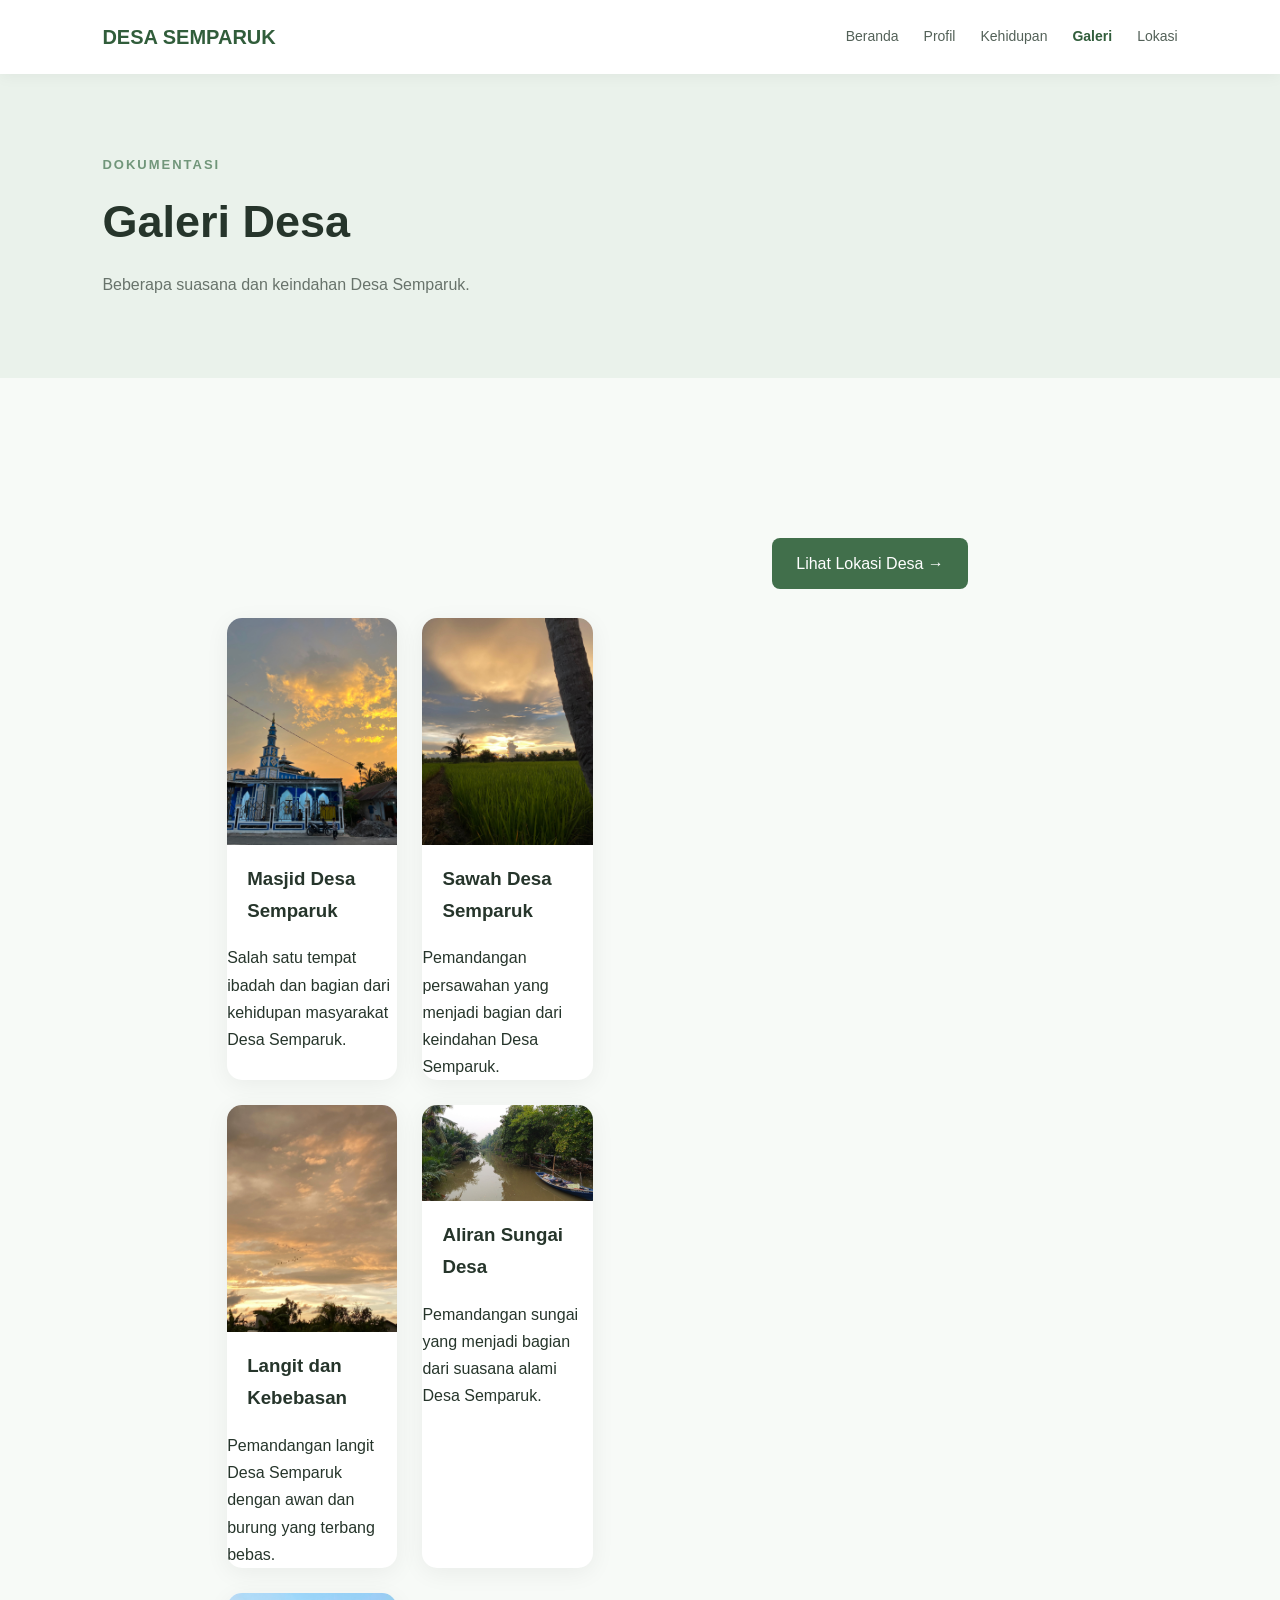
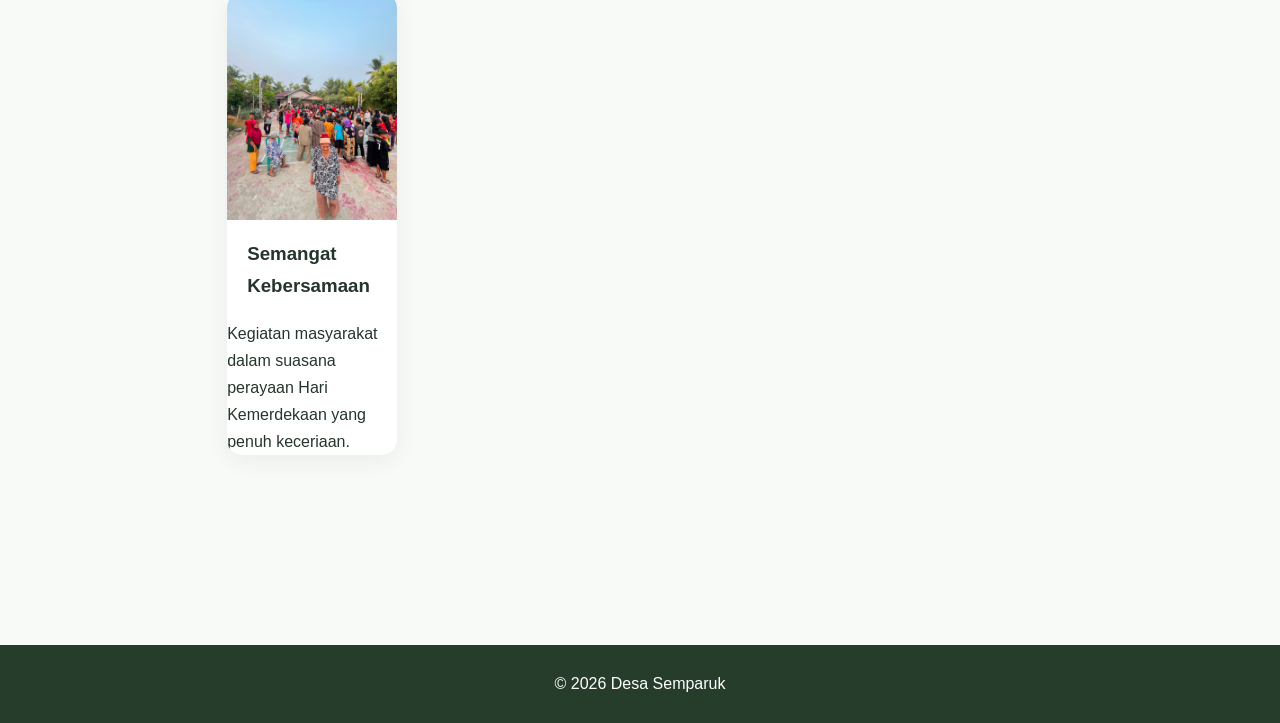
<file: galeri.html>
<!DOCTYPE html>
<html lang="id">
<head>
    <meta charset="UTF-8">
    <meta name="viewport" content="width=device-width, initial-scale=1.0">
    <title>Galeri Desa Semparuk</title>
    <link rel="stylesheet" href="style.css">
</head>
<body>

<header>
    <div class="logo">DESA SEMPARUK</div>

    <nav>
        <a href="index.html">Beranda</a>
        <a href="profil.html">Profil</a>
        <a href="kehidupan.html">Kehidupan</a>
        <a href="galeri.html" class="active">Galeri</a>
        <a href="lokasi.html">Lokasi</a>
    </nav>
</header>

<section class="page-title">
    <p class="small-title">DOKUMENTASI</p>
    <h1>Galeri Desa</h1>
    <p>Beberapa suasana dan keindahan Desa Semparuk.</p>
</section>

<section class="gallery">
<section class="gallery">

    <!-- FOTO MASJID -->
    <div class="gallery-item">
        <img src="IMG-20260828-WA0133.jpg"
             alt="Masjid Desa Semparuk"
             style="width:100%; height:auto; object-fit:contain;">

        <h3>Masjid Desa Semparuk</h3>
        <p>Salah satu tempat ibadah dan bagian dari kehidupan masyarakat Desa Semparuk.</p>
    </div>

    <!-- FOTO SAWAH -->
    <div class="gallery-item">
        <img src="IMG-20260828-WA0060.jpg"
             alt="Sawah Desa Semparuk"
             style="width:100%; height:auto; object-fit:contain;">

        <h3>Sawah Desa Semparuk</h3>
        <p>Pemandangan persawahan yang menjadi bagian dari keindahan Desa Semparuk.</p>
    </div>

    <!-- FOTO AWAN -->
    <div class="gallery-item">
        <img src="IMG-20260828-WA0080.jpg"
             alt="Langit dan Kebebasan"
             style="width:100%; height:auto; object-fit:contain;">

        <h3>Langit dan Kebebasan</h3>
        <p>Pemandangan langit Desa Semparuk dengan awan dan burung yang terbang bebas.</p>
    </div>

    <!-- FOTO SUNGAI -->
    <div class="gallery-item">
        <img src="IMG_20260828_170018_109.jpg"
             alt="Aliran Sungai Desa"
             style="width:100%; height:auto; object-fit:contain;">

        <h3>Aliran Sungai Desa</h3>
        <p>Pemandangan sungai yang menjadi bagian dari suasana alami Desa Semparuk.</p>
    </div>

    <!-- FOTO MASYARAKAT -->
    <div class="gallery-item">
        <img src="IMG-20260828-WA0137.jpg"
             alt="Semangat Kebersamaan"
             style="width:100%; height:auto; object-fit:contain;">

        <h3>Semangat Kebersamaan</h3>
        <p>Kegiatan masyarakat dalam suasana perayaan Hari Kemerdekaan yang penuh keceriaan.</p>
    </div>

</section>
    <div class="next-page">
    <a href="lokasi.html" class="button">
        Lihat Lokasi Desa →
    </a>
    </div>
    
</section>

<footer>
    <p>© 2026 Desa Semparuk</p>
</footer>

</body>
</html>
</file>
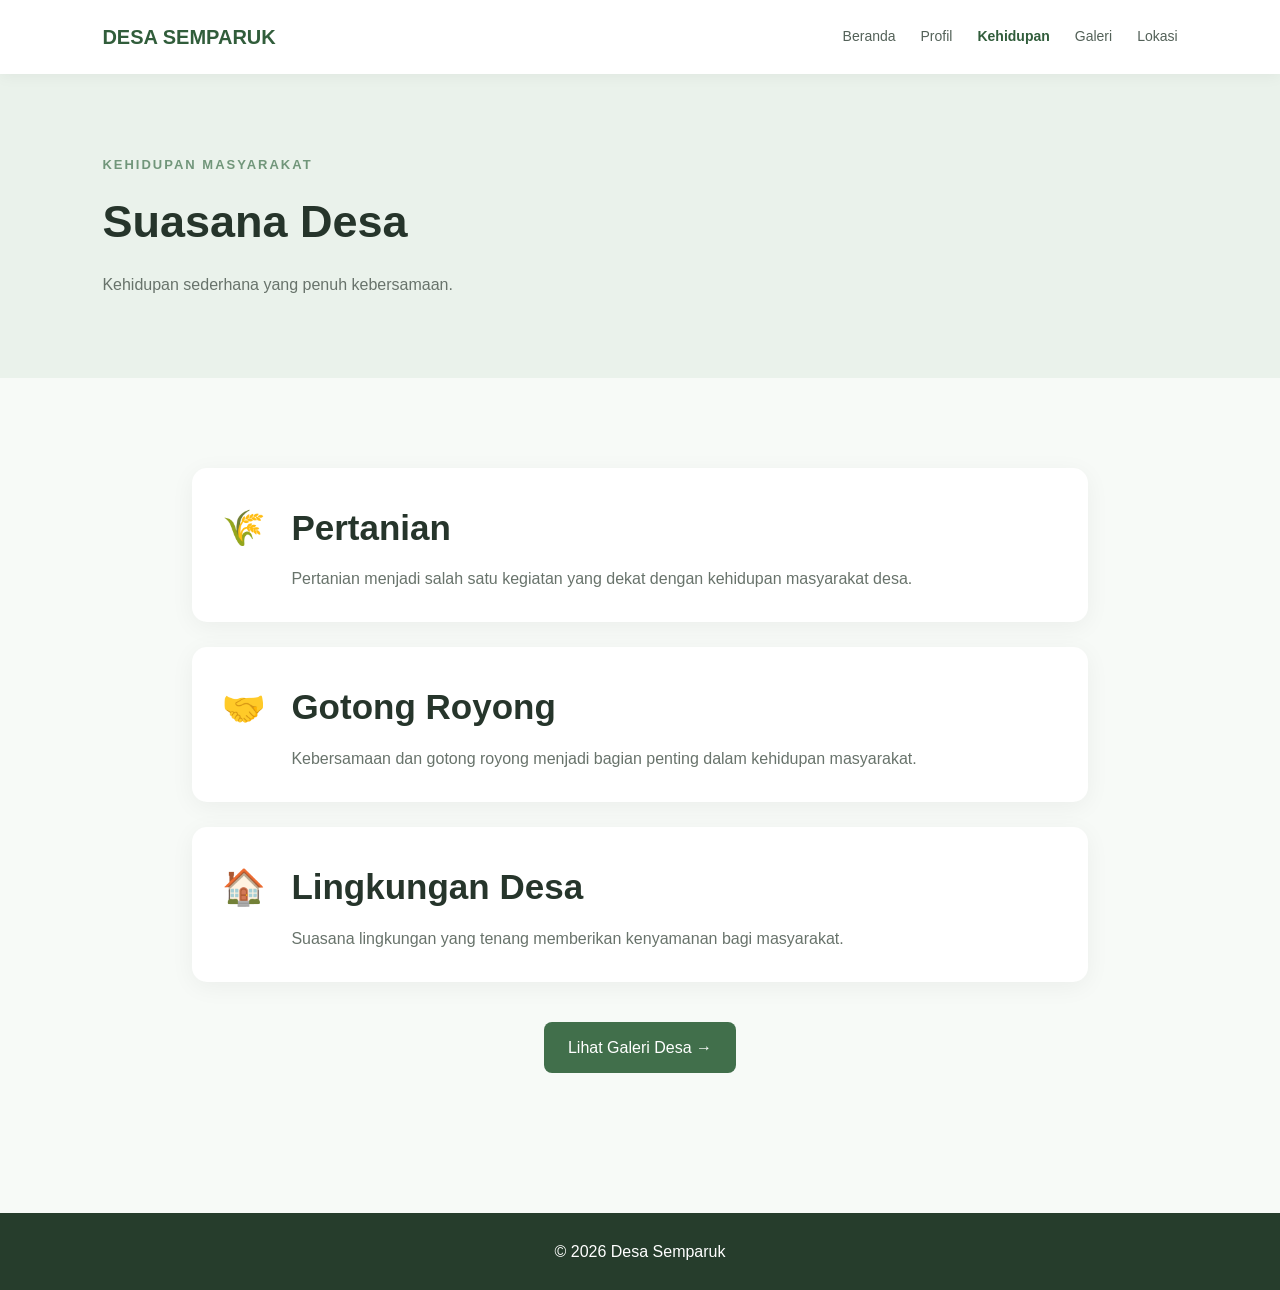
<file: kehidupan.html>
<!DOCTYPE html>
<html lang="id">
<head>
    <meta charset="UTF-8">
    <meta name="viewport" content="width=device-width, initial-scale=1.0">
    <title>Kehidupan Desa Semparuk</title>
    <link rel="stylesheet" href="style.css">
</head>
<body>

<header>
    <div class="logo">DESA SEMPARUK</div>

    <nav>
        <a href="index.html">Beranda</a>
        <a href="profil.html">Profil</a>
        <a href="kehidupan.html" class="active">Kehidupan</a>
        <a href="galeri.html">Galeri</a>
        <a href="lokasi.html">Lokasi</a>
    </nav>
</header>

<section class="page-title">
    <p class="small-title">KEHIDUPAN MASYARAKAT</p>
    <h1>Suasana Desa</h1>
    <p>Kehidupan sederhana yang penuh kebersamaan.</p>
</section>

<section class="section">

    <div class="life-item">
        <span>🌾</span>
        <div>
            <h2>Pertanian</h2>
            <p>
                Pertanian menjadi salah satu kegiatan yang dekat dengan
                kehidupan masyarakat desa.
            </p>
        </div>
    </div>

    <div class="life-item">
        <span>🤝</span>
        <div>
            <h2>Gotong Royong</h2>
            <p>
                Kebersamaan dan gotong royong menjadi bagian penting
                dalam kehidupan masyarakat.
            </p>
        </div>
    </div>

    <div class="life-item">
        <span>🏠</span>
        <div>
            <h2>Lingkungan Desa</h2>
            <p>
                Suasana lingkungan yang tenang memberikan kenyamanan
                bagi masyarakat.
            </p>
        </div>
    </div>


    <div class="next-page">
    <a href="galeri.html" class="button">
        Lihat Galeri Desa →
    </a>
    </div>
    
</section>

<footer>
    <p>© 2026 Desa Semparuk</p>
</footer>

</body>
</html>
</file>
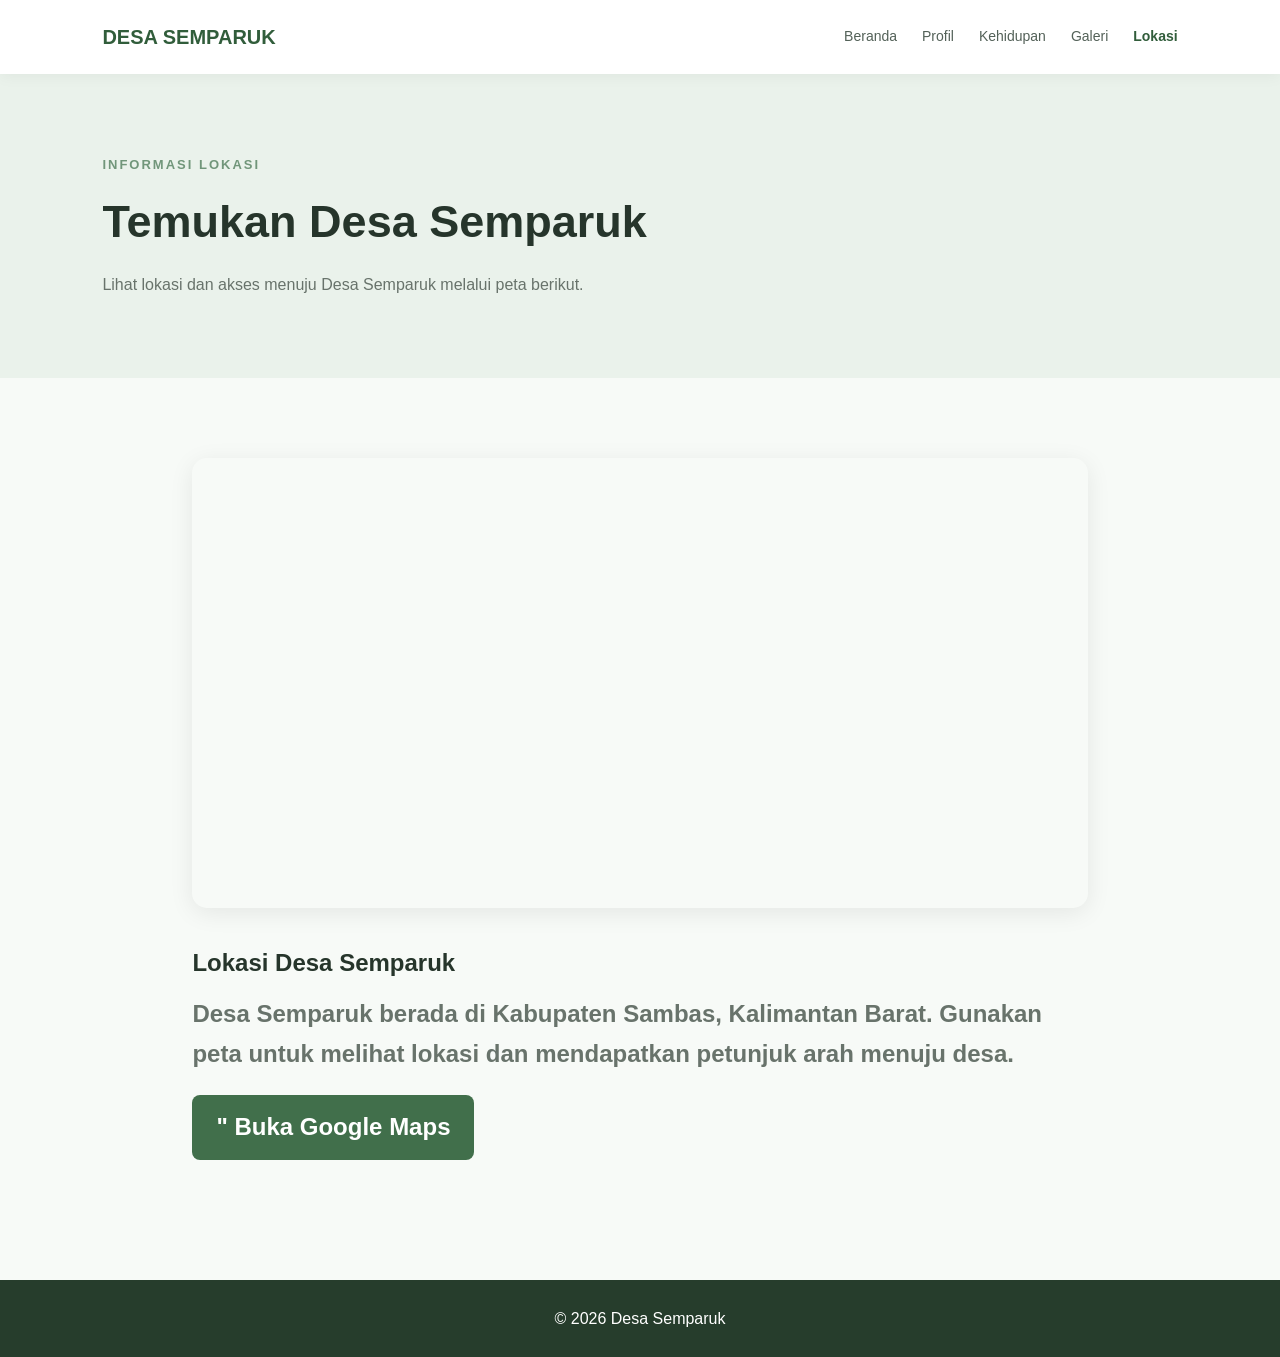
<file: lokasi.html>
<!DOCTYPE html>
<html lang="id">
<head>
    <meta charset="UTF-8">
    <meta name="viewport" content="width=device-width, initial-scale=1.0">
    <title>Lokasi Desa Semparuk</title>
    <link rel="stylesheet" href="style.css">
</head>
<body>

<header>
    <div class="logo">DESA SEMPARUK</div>

    <nav>
        <a href="index.html">Beranda</a>
        <a href="profil.html">Profil</a>
        <a href="kehidupan.html">Kehidupan</a>
        <a href="galeri.html">Galeri</a>
        <a href="lokasi.html" class="active">Lokasi</a>
    </nav>
</header>

<section class="page-title">
    <p class="small-title">INFORMASI LOKASI</p>
    <h1>Temukan Desa Semparuk</h1>
    <p>Lihat lokasi dan akses menuju Desa Semparuk melalui peta berikut.</p>
</section>

<section class="map-section">

    <div class="map-box">
        <iframe
            src="https://www.google.com/maps?q=Desa%20Semparuk%20Sambas%20Kalimantan%20Barat&output=embed"
            loading="lazy">
        </iframe>
    </div>

    <div class="location-text">
        <h2>Lokasi Desa Semparuk<h2>
        <p>
            Desa Semparuk berada di Kabupaten Sambas, Kalimantan Barat.
        Gunakan peta untuk melihat lokasi dan mendapatkan petunjuk arah
        menuju desa.
        </p>

        <a
            href="https://maps.app.goo.gl/bKEbpNQTK91weGcN9?g_st=ac
            target="_blank"
            class="button">
          "  Buka Google Maps
        </a>
    </div>

</section>

<footer>
    <p>© 2026 Desa Semparuk</p>
</footer>

</body>
</html>
</file>
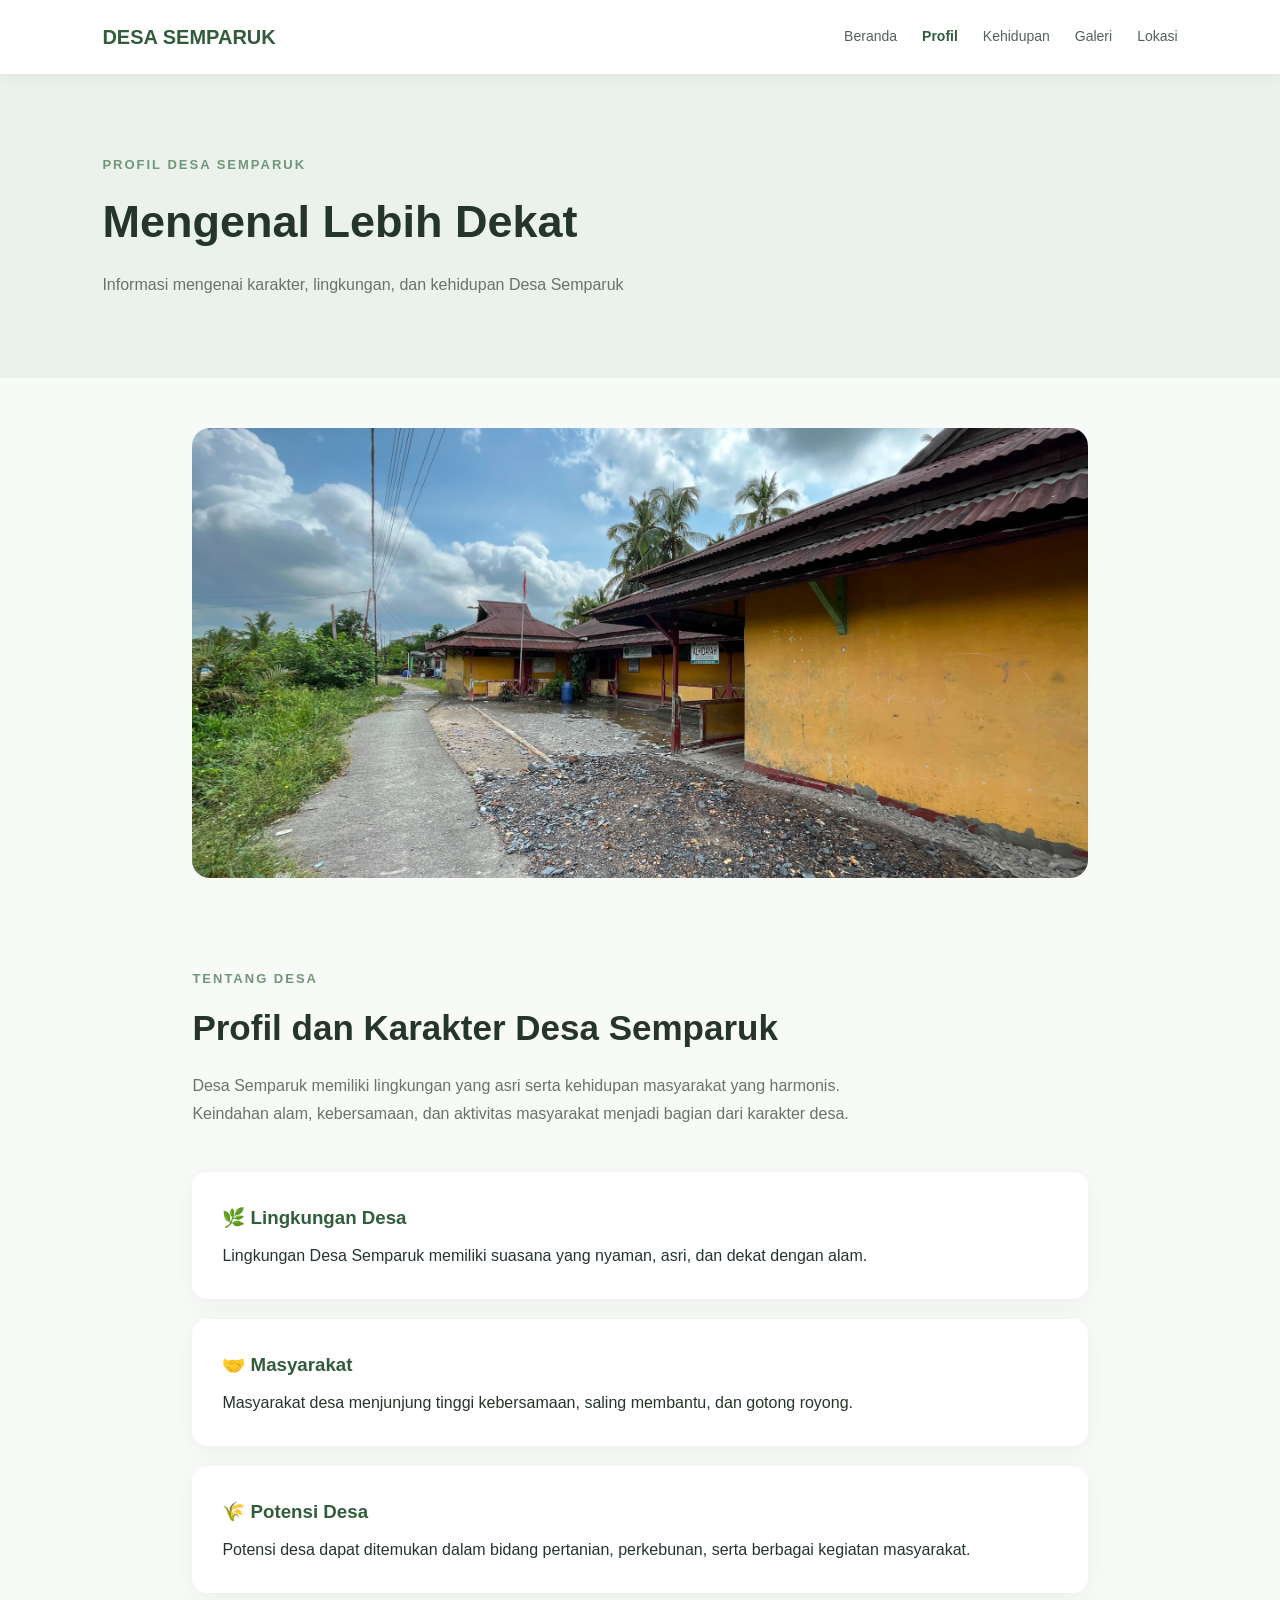
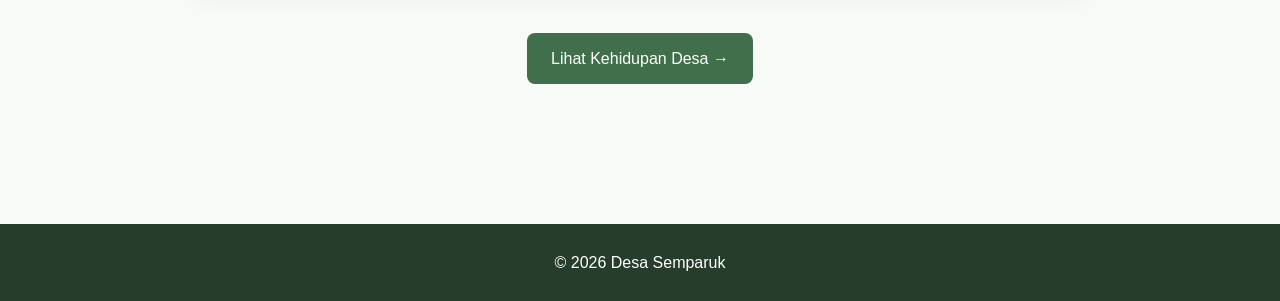
<file: profil.html>
<!DOCTYPE html>
<html lang="id">

<head>
    <meta charset="UTF-8">
    <meta name="viewport" content="width=device-width, initial-scale=1.0">
    <title>Profil Desa Semparuk</title>
    <link rel="stylesheet" href="style.css">
</head>

<body>

<header>
    <div class="logo">DESA SEMPARUK</div>

    <nav>
        <a href="index.html">Beranda</a>
        <a href="profil.html" class="active">Profil</a>
        <a href="kehidupan.html">Kehidupan</a>
        <a href="galeri.html">Galeri</a>
        <a href="lokasi.html">Lokasi</a>
    </nav>
</header>


<!-- JUDUL -->
<section class="page-title">
    <p class="small-title">PROFIL DESA SEMPARUK</p>
    <h1>Mengenal Lebih Dekat</h1>
    <p>Informasi mengenai karakter, lingkungan, dan kehidupan Desa Semparuk</p>
</section>


<!-- FOTO PROFIL -->
<section class="profile-photo">
    <img src="IMG-20260828-WA0131.jpg" alt="Desa Semparuk">
</section>


<!-- ISI PROFIL -->
<section class="section">

    <p class="small-title">TENTANG DESA</p>

    <h2>Profil dan Karakter Desa Semparuk</h2>

    <p class="description">
        Desa Semparuk memiliki lingkungan yang asri serta kehidupan
    masyarakat yang harmonis. Keindahan alam, kebersamaan, dan
    aktivitas masyarakat menjadi bagian dari karakter desa.
    </p>


    <div class="profile-box">
        <h3>🌿 Lingkungan Desa</h3>
        <p>
            Lingkungan Desa Semparuk memiliki suasana yang
            nyaman, asri, dan dekat dengan alam.
        </p>
    </div>


    <div class="profile-box">
        <h3>🤝 Masyarakat</h3>
        <p>
            Masyarakat desa menjunjung tinggi kebersamaan,
            saling membantu, dan gotong royong.
        </p>
    </div>


    <div class="profile-box">
        <h3>🌾 Potensi Desa</h3>
        <p>
            Potensi desa dapat ditemukan dalam bidang pertanian,
            perkebunan, serta berbagai kegiatan masyarakat.
        </p>
    </div>


    <div class="next-page">
    <a href="kehidupan.html" class="button">
        Lihat Kehidupan Desa →
    </a>
    </div>
</section>


<footer>
    <p>© 2026 Desa Semparuk</p>
</footer>

</body>
</html>
</file>
<file: style.css>
* {
    margin: 0;
    padding: 0;
    box-sizing: border-box;
}

html {
    scroll-behavior: smooth;
}

body {
    font-family: Arial, sans-serif;
    background: #f7faf7;
    color: #26352b;
    line-height: 1.7;
}

/* HEADER */

header {
    width: 100%;
    padding: 20px 8%;
    background: white;
    display: flex;
    justify-content: space-between;
    align-items: center;
    position: sticky;
    top: 0;
    z-index: 100;
    box-shadow: 0 2px 15px rgba(0,0,0,0.05);
}

.logo {
    font-size: 20px;
    font-weight: bold;
    color: #315d3b;
}

nav {
    display: flex;
    gap: 25px;
}

nav a {
    text-decoration: none;
    color: #536158;
    font-size: 14px;
    transition: 0.3s;
}

nav a:hover,
nav a.active {
    color: #315d3b;
    font-weight: bold;
}

/* HERO */

.hero {
    min-height: 75vh;
    display: flex;
    align-items: center;
    padding: 80px 8%;
    background:
        linear-gradient(rgba(20,45,27,0.55), rgba(20,45,27,0.55)),
        url("images/IMG_20260828_164350_854.jpg") center/cover;
}

.hero-text {
    max-width: 650px;
    color: white;
}

.small-title {
    color: #71967a;
    font-size: 13px;
    font-weight: bold;
    letter-spacing: 2px;
    margin-bottom: 8px;
}

.hero .small-title {
    color: #d9eadc;
}

.hero h1 {
    font-size: 58px;
    line-height: 1.1;
    margin-bottom: 20px;
}

.hero p {
    font-size: 17px;
    margin-bottom: 30px;
}

/* BUTTON */

.button {
    display: inline-block;
    padding: 12px 24px;
    background: #416f4b;
    color: white;
    text-decoration: none;
    border-radius: 8px;
    transition: 0.3s;
}

.button:hover {
    background: #31583a;
    transform: translateY(-2px);
}

/* SECTION */

.section {
    padding: 90px 8%;
    max-width: 1100px;
    margin: auto;
}

.section h2 {
    font-size: 35px;
    margin-bottom: 15px;
}

.description {
    max-width: 700px;
    color: #68736b;
    margin-bottom: 45px;
}

/* INFO */

.info {
    display: grid;
    grid-template-columns: repeat(3, 1fr);
    gap: 25px;
}

.info div,
.profile-box {
    background: white;
    padding: 30px;
    border-radius: 15px;
    box-shadow: 0 5px 25px rgba(0,0,0,0.05);
}

.info h3 {
    margin-bottom: 10px;
}

/* PAGE TITLE */

.page-title {
    padding: 80px 8%;
    background: #eaf2eb;
}

.page-title h1 {
    font-size: 45px;
    margin-bottom: 10px;
}

.page-title p:last-child {
    color: #68736b;
}

/* PROFILE */

.profile-box {
    margin-bottom: 20px;
}

.profile-box h3 {
    color: #315d3b;
    margin-bottom: 8px;
}

/* LIFE */

.life-item {
    background: white;
    display: flex;
    gap: 25px;
    align-items: flex-start;
    padding: 30px;
    margin-bottom: 25px;
    border-radius: 15px;
    box-shadow: 0 5px 25px rgba(0,0,0,0.05);
}

.life-item span {
    font-size: 35px;
}

.life-item h2 {
    margin-bottom: 8px;
}

.life-item p {
    color: #68736b;
}

/* GALLERY */

.gallery {
    max-width: 1100px;
    margin: auto;
    padding: 120px 8% 80px;
    display: grid;
    grid-template-columns: repeat(2, 1fr);
    gap: 25px;
}

.gallery-item {
    background: white;
    border-radius: 15px;
    overflow: hidden;
    box-shadow: 0 5px 25px rgba(0,0,0,0.06);
}

.gallery-item img {
    width: 100%;
    height: 260px;
    object-fit: cover;
    object-position: center 70%;
    display: block;
}

.gallery-item h3 {
    padding: 18px 20px;
}

/* MAP */

.map-section {
    max-width: 1100px;
    margin: auto;
    padding: 80px 8%;
}

.map-box {
    width: 100%;
    height: 450px;
    border-radius: 15px;
    overflow: hidden;
    margin-bottom: 35px;
    box-shadow: 0 5px 25px rgba(0,0,0,0.08);
}

.map-box iframe {
    width: 100%;
    height: 100%;
    border: 0;
}

.location-text h2 {
    margin-bottom: 10px;
}

.location-text p {
    color: #68736b;
    margin-bottom: 20px;
}

/* FOOTER */

footer {
    background: #263d2c;
    color: white;
    text-align: center;
    padding: 25px;
    margin-top: 30px;
}

/* MOBILE */

@media (max-width: 700px) {

    header {
        padding: 15px 5%;
        flex-direction: column;
        gap: 12px;
    }

    nav {
        gap: 12px;
        flex-wrap: wrap;
        justify-content: center;
    }

    nav a {
        font-size: 12px;
    }

    .hero {
        min-height: 65vh;
        padding: 60px 7%;
    }

    .hero h1 {
        font-size: 42px;
    }

    .hero p {
        font-size: 15px;
    }

    .section {
        padding: 60px 7%;
    }

    .section h2 {
        font-size: 28px;
    }

    .info {
        grid-template-columns: 1fr;
    }

    .page-title {
        padding: 60px 7%;
    }

    .page-title h1 {
        font-size: 36px;
    }

    .gallery {
        grid-template-columns: 1fr;
        padding: 60px 7%;
    }

    .gallery-item img {
        height: 230px;
    }

    .map-section {
        padding: 60px 7%;
    }

    .map-box {
        height: 350px;
    }
      }
.profile-photo {
    width: 100%;
    max-width: 1100px;
    margin: 50px auto 0;
    padding: 0 8%;
}

.profile-photo img {
    width: 100%;
    height: 450px;
    object-fit: cover;
    display: block;
    border-radius: 18px;
}
.hero {
    position: relative;
    min-height: 75vh;
    overflow: hidden;
    display: flex;
    align-items: center;
    padding: 80px 8%;
}

.hero-image {
    position: absolute;
    inset: 0;
    width: 100%;
    height: 100%;
    object-fit: cover;
    z-index: 0;
}

.hero::after {
    content: "";
    position: absolute;
    inset: 0;
    background: rgba(20, 45, 27, 0.55);
    z-index: 1;
}

.hero-text {
    position: relative;
    z-index: 2;
    color: white;
    max-width: 650px;
}
/* TOMBOL LANJUT */
.next-page {
    text-align: center;
    margin-top: 40px;
    padding-bottom: 20px;
}

.next-page .button {
    display: inline-block;
}
.gallery-item img.foto-masjid {
    object-fit: contain;
    object-position: center;
    background: #eaf2eb;
}
</file>
